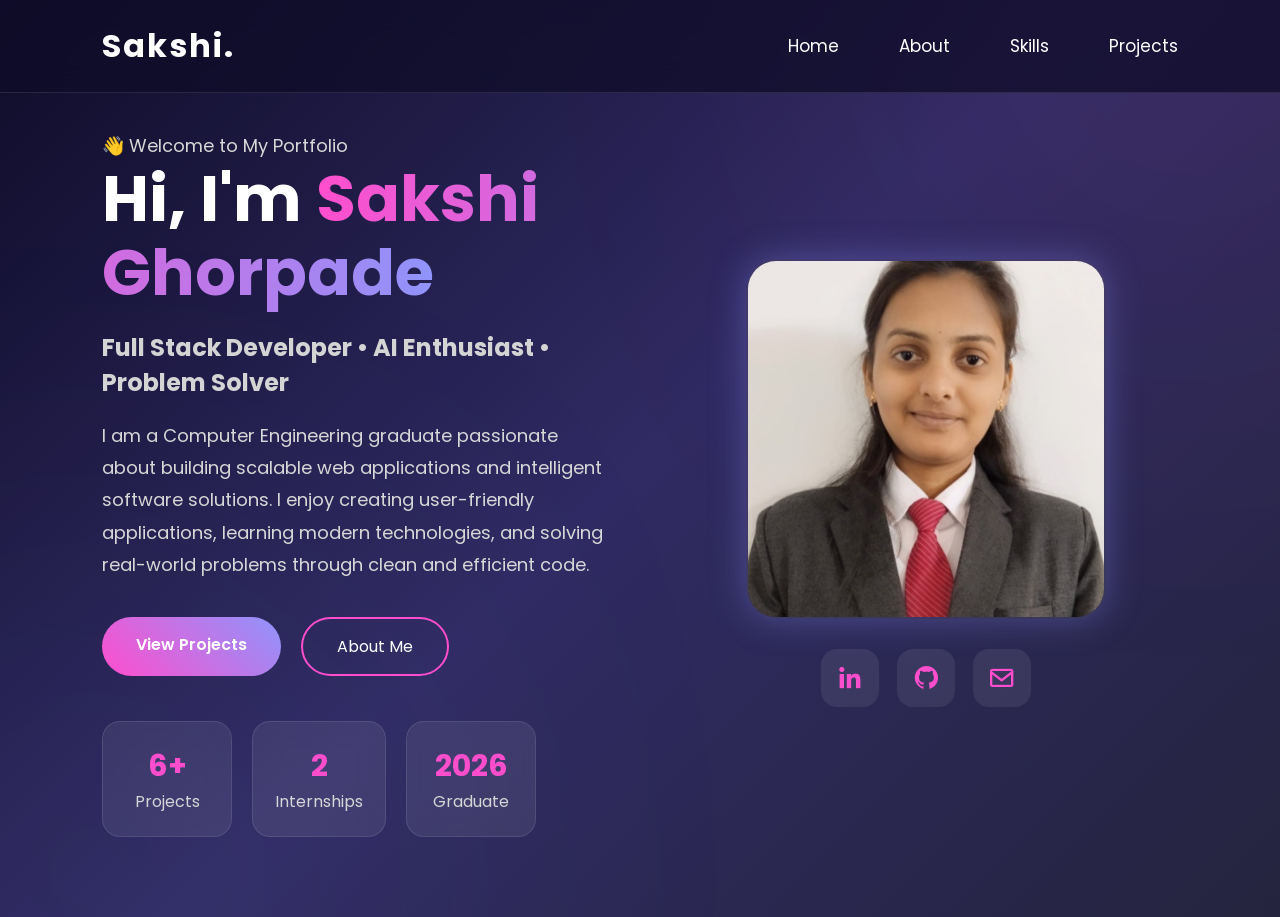
<file: index.html>
<!DOCTYPE html>
<html lang="en">

<head>
    <meta charset="UTF-8">
    <meta name="viewport" content="width=device-width, initial-scale=1.0">
    <title>Sakshi Ghorpade | Portfolio</title>

    <link rel="stylesheet" href="css/style.css">
    <link rel="stylesheet" href="css/i.css">
    <link rel="stylesheet" href="css/nav.css">

    <!-- Boxicons -->
    <link href='https://unpkg.com/boxicons@2.1.4/css/boxicons.min.css' rel='stylesheet'>
</head>

<body>

    <!-- HEADER -->

    <header class="header">

        <div class="logo">
            Sakshi.
        </div>

        <nav class="navbar" id="navbar">
            <a href="index.html">Home</a>
            <a href="about.html">About</a>
            <a href="skills.html">Skills</a>
            <a href="projects.html">Projects</a>
        </nav>

        <div class="menu-icon" id="menu-icon">
            <i class='bx bx-menu'></i>
        </div>

    </header>

    <!-- HERO SECTION -->

    <section class="hero">

        <!-- LEFT SIDE -->

        <div class="hero-left">

            <p class="hero-tag">
                👋 Welcome to My Portfolio
            </p>

            <h1>
                Hi, I'm <span>Sakshi Ghorpade</span>
            </h1>

            <h3>
                Full Stack Developer • AI Enthusiast • Problem Solver
            </h3>

            <p>

                I am a Computer Engineering graduate passionate about
                building scalable web applications and intelligent software
                solutions. I enjoy creating user-friendly applications,
                learning modern technologies, and solving real-world problems
                through clean and efficient code.

            </p>

            <div class="hero-buttons">

                <a href="projects.html" class="btn-primary">
                    View Projects
                </a>

                <a href="about.html" class="btn-secondary">
                    About Me
                </a>

            </div>

            <!-- QUICK STATS -->

            <div class="stats">

                <div class="stat-card">
                    <h2>6+</h2>
                    <span>Projects</span>
                </div>

                <div class="stat-card">
                    <h2>2</h2>
                    <span>Internships</span>
                </div>

                <div class="stat-card">
                    <h2>2026</h2>
                    <span>Graduate</span>
                </div>

            </div>

        </div>

        <!-- RIGHT SIDE -->

        <div class="hero-right">

            <div class="image-box">
                <img src="images/profile.jpeg" alt="Sakshi Ghorpade">
            </div>

            <div class="social-box">

                <a href="https://www.linkedin.com/in/sakshi-ghorpade-6980aa26a" target="_blank">
                    <i class='bx bxl-linkedin'></i>
                </a>

                <a href="https://github.com/ghorpadesakshi" target="_blank">
                    <i class='bx bxl-github'></i>
                </a>

                <a href="mailto:ghorpadesakshi777@gmail.com">
                    <i class='bx bx-envelope'></i>
                </a>

            </div>

        </div>

    </section>

    <!-- MOBILE MENU SCRIPT -->

    <script>
        document.addEventListener("DOMContentLoaded", function () {
            const menuIcon = document.getElementById("menu-icon");
            const navbar = document.getElementById("navbar");

            menuIcon.addEventListener("click", function () {
                navbar.classList.toggle("active");
            });
        });
    </script>

</body>

</html>
</file>
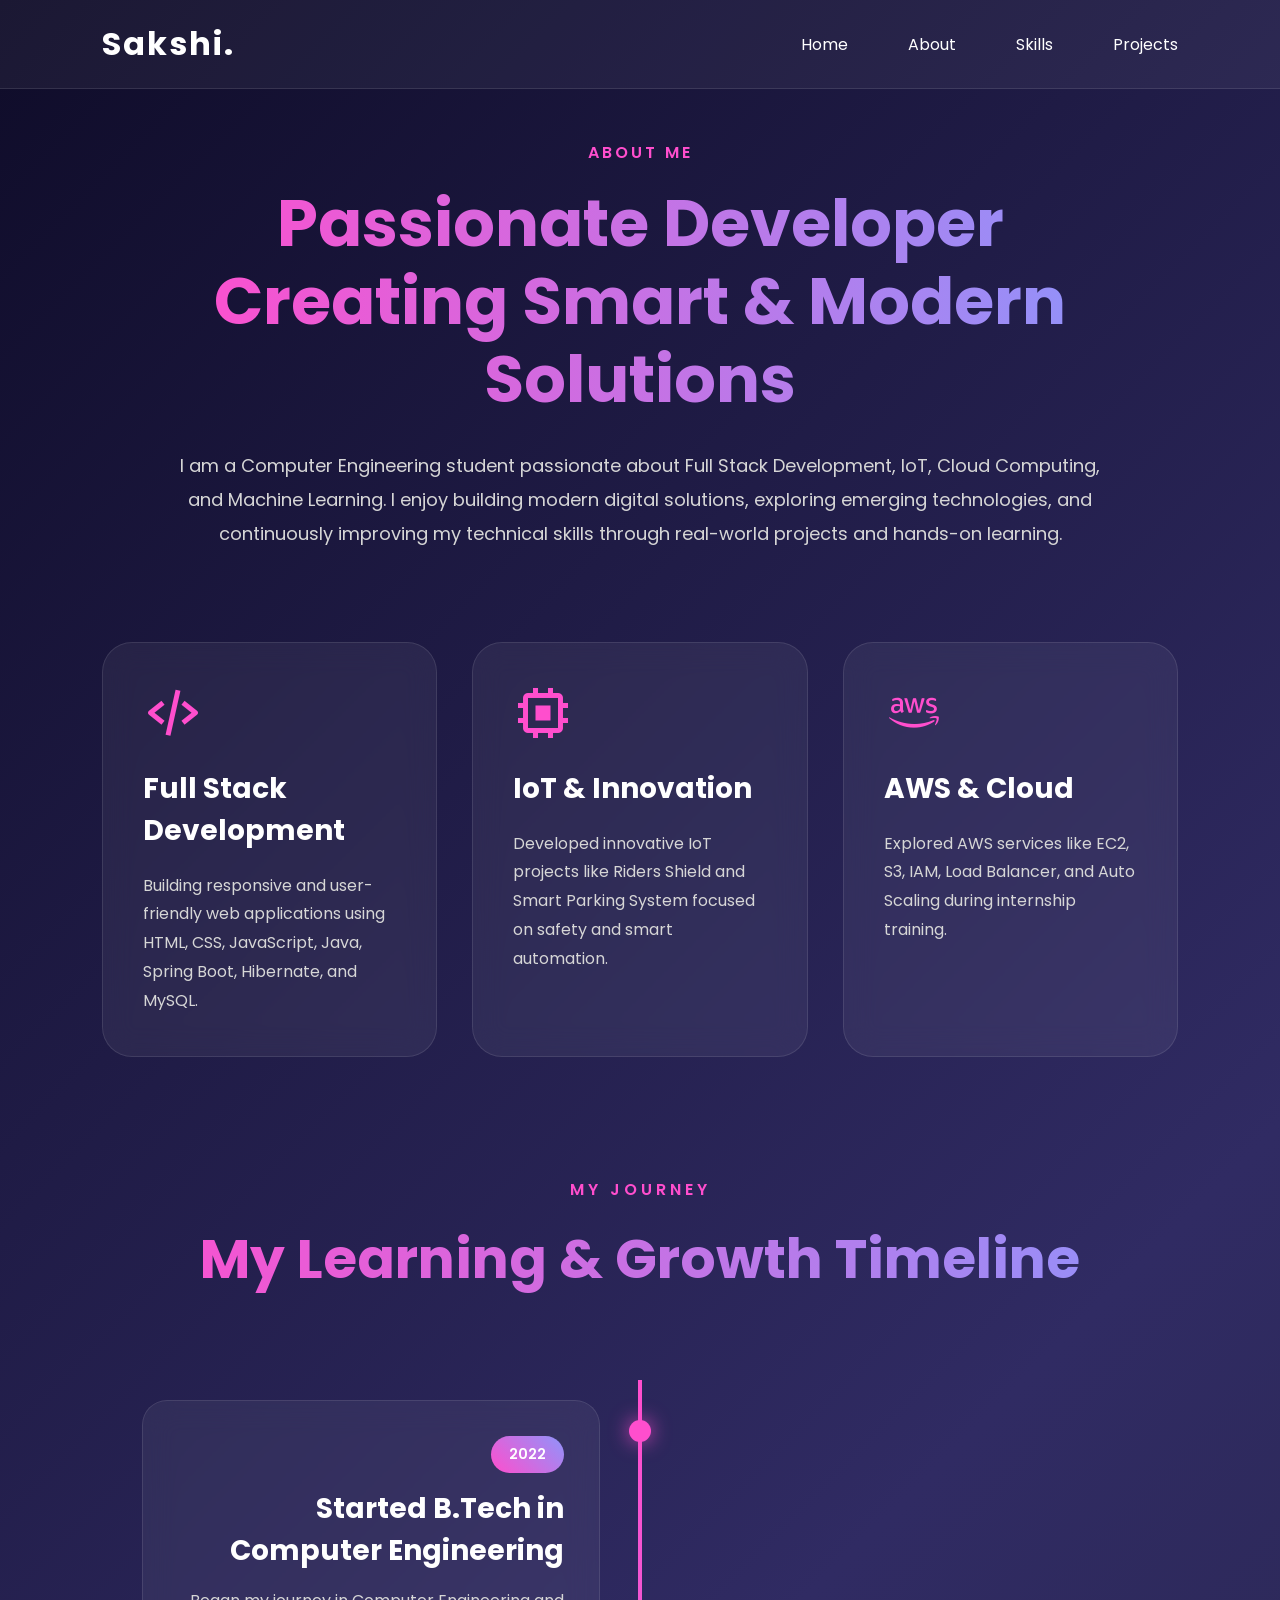
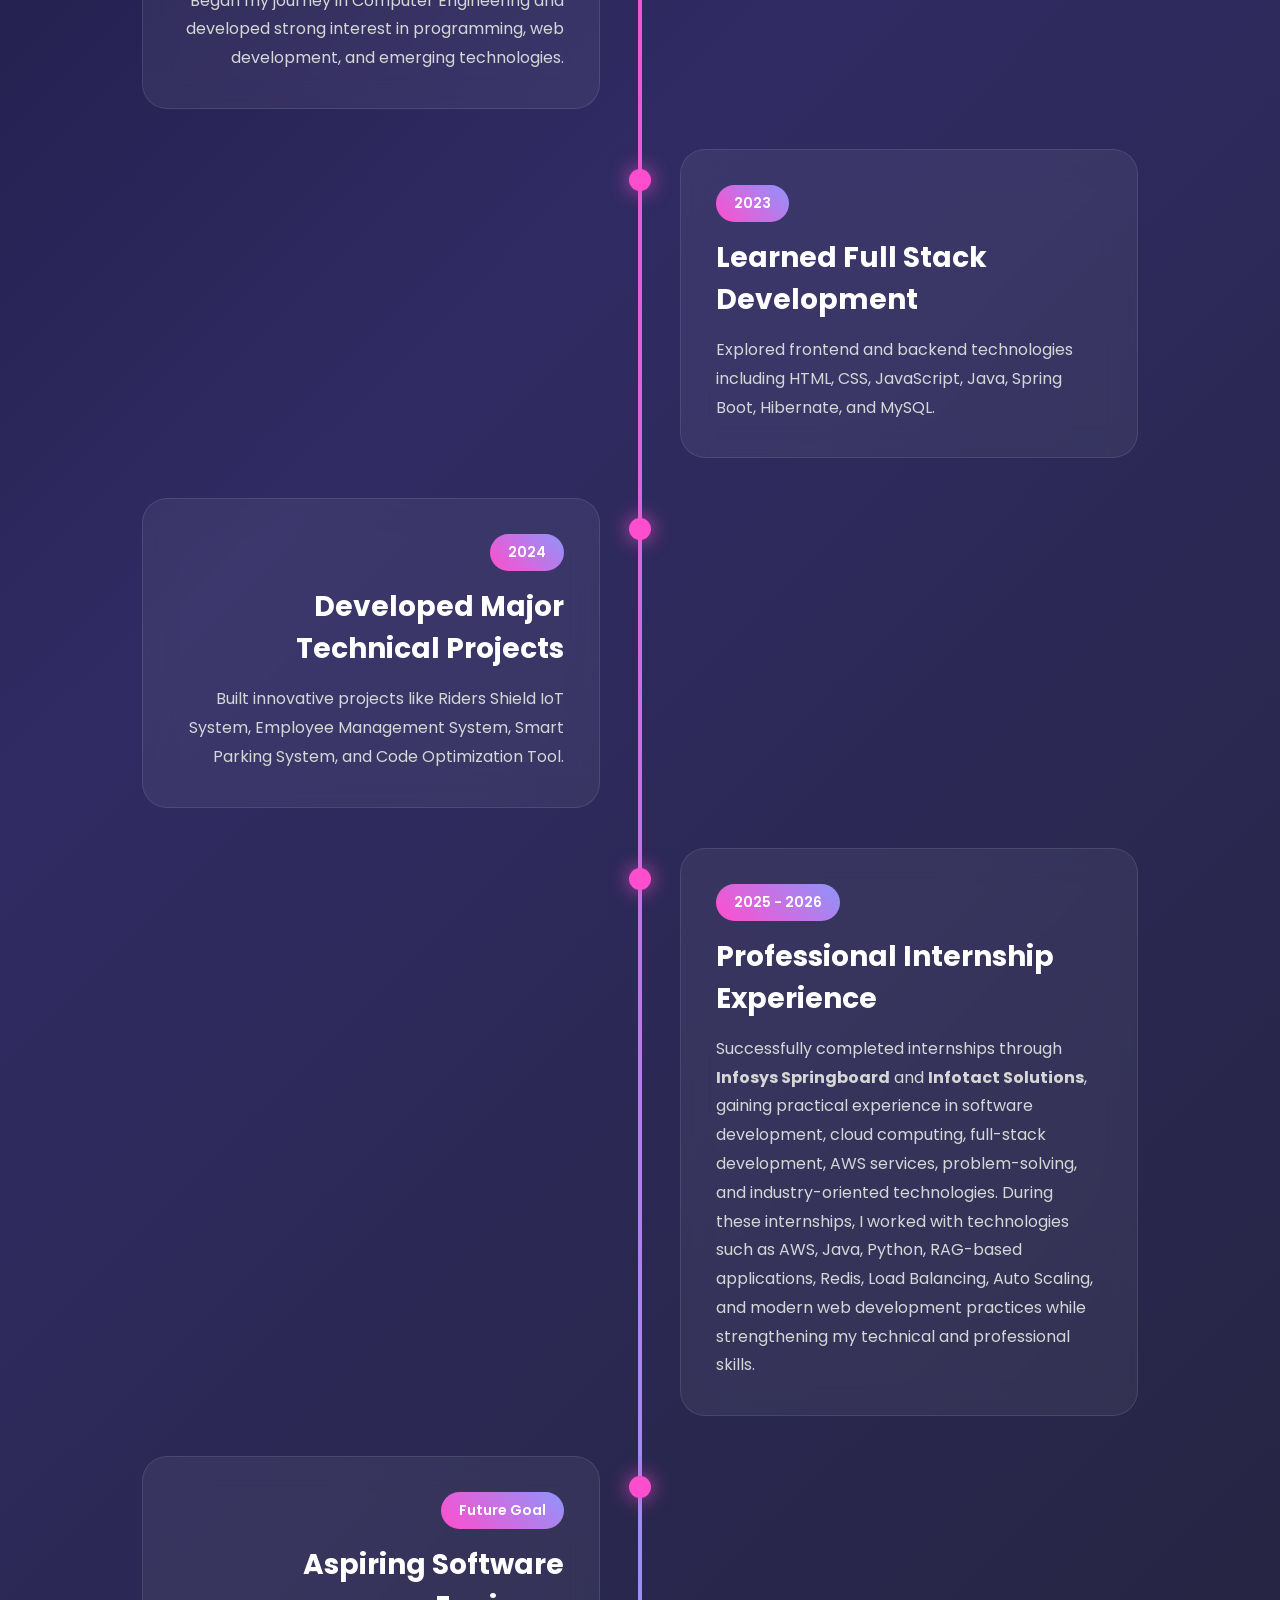
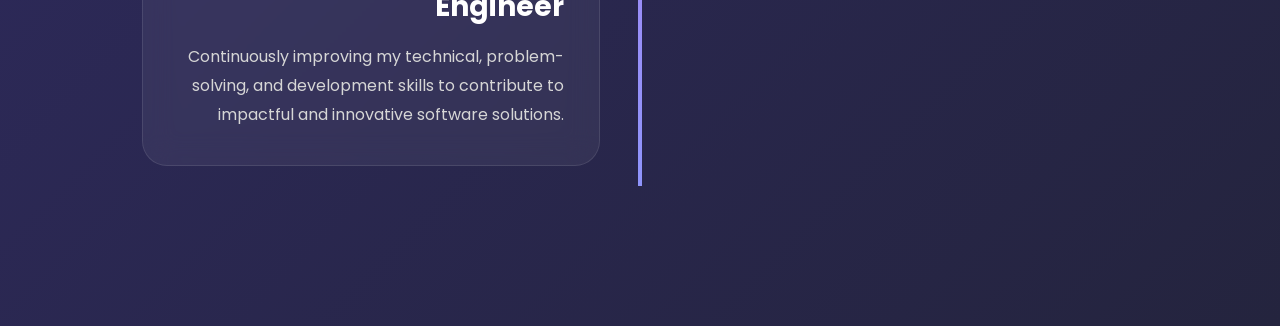
<file: about.html>
<!DOCTYPE html>
<html lang="en">

<head>

    <meta charset="UTF-8">

    <meta name="viewport"
    content="width=device-width, initial-scale=1.0">

    <title>About | Sakshi</title>
    <style>
        /* MODERN ABOUT PAGE */

.modern-about{

    padding:140px 8%;
}

/* TOP SECTION */

.about-top{

    text-align:center;

    max-width:950px;

    margin:auto;
}

.about-tag{

    color:#ff4ecd;

    letter-spacing:3px;

    font-weight:600;

    margin-bottom:20px;
}

.about-top h1{

    font-size:65px;

    line-height:1.2;

    margin-bottom:30px;

    background:linear-gradient(
        to right,
        #ff4ecd,
        #8f94fb
    );

    -webkit-background-clip:text;

    -webkit-text-fill-color:transparent;
}

.about-description{

    color:#d6d6d6;

    font-size:18px;

    line-height:1.9;
}

/* ABOUT CARDS */

.about-cards{

    margin-top:90px;

    display:grid;

    grid-template-columns:
    repeat(auto-fit,minmax(300px,1fr));

    gap:35px;
}

.about-card{

    background:rgba(255,255,255,0.06);

    border:1px solid rgba(255,255,255,0.1);

    backdrop-filter:blur(15px);

    border-radius:30px;

    padding:40px;

    transition:0.4s;
}

.about-card:hover{

    transform:translateY(-12px);

    border:1px solid #ff4ecd;

    box-shadow:
    0 0 25px rgba(255,78,205,0.3);
}

/* ICON */

.about-card i{

    font-size:60px;

    color:#ff4ecd;

    margin-bottom:25px;
}

/* HEADING */

.about-card h2{

    font-size:28px;

    margin-bottom:20px;
}

/* TEXT */

.about-card p{

    color:#d6d6d6;

    line-height:1.8;
}

/* JOURNEY SECTION */

/* JOURNEY SECTION */

.journey-section{

    margin-top:120px;

    position:relative;
}

/* TITLE */

.section-title{

    text-align:center;

    margin-bottom:80px;
}

.section-title p{

    color:#ff4ecd;

    letter-spacing:4px;

    font-weight:600;

    margin-bottom:15px;
}

.section-title h2{

    font-size:55px;

    background:linear-gradient(
        to right,
        #ff4ecd,
        #8f94fb
    );

    -webkit-background-clip:text;

    -webkit-text-fill-color:transparent;
}

/* TIMELINE */

.timeline{

    position:relative;

    max-width:1100px;

    margin:auto;
}

/* CENTER LINE */

.timeline::before{

    content:'';

    position:absolute;

    width:4px;

    height:100%;

    background:linear-gradient(
        to bottom,
        #ff4ecd,
        #8f94fb
    );

    left:50%;

    transform:translateX(-50%);
}

/* ITEM */

.timeline-item{

    width:50%;

    padding:20px 40px;

    position:relative;
}

/* LEFT SIDE */

.timeline-item:nth-child(odd){

    left:0;

    text-align:right;
}

/* RIGHT SIDE */

.timeline-item:nth-child(even){

    left:50%;
}

/* DOT */

.timeline-dot{

    width:22px;

    height:22px;

    background:#ff4ecd;

    border-radius:50%;

    position:absolute;

    top:40px;

    right:-11px;

    box-shadow:
    0 0 20px rgba(255,78,205,0.8);
}

/* RIGHT SIDE DOT */

.timeline-item:nth-child(even) .timeline-dot{

    left:-11px;
}

/* CONTENT */

.timeline-content{

    background:rgba(255,255,255,0.06);

    border:1px solid rgba(255,255,255,0.1);

    backdrop-filter:blur(15px);

    padding:35px;

    border-radius:25px;

    transition:0.4s;
}

/* HOVER */

.timeline-content:hover{

    transform:translateY(-10px);

    border:1px solid #ff4ecd;

    box-shadow:
    0 0 25px rgba(255,78,205,0.3);
}

/* YEAR */

.timeline-year{

    display:inline-block;

    margin-bottom:15px;

    padding:8px 18px;

    border-radius:30px;

    background:linear-gradient(
        45deg,
        #ff4ecd,
        #8f94fb
    );

    font-size:14px;

    font-weight:600;
}

/* HEADING */

.timeline-content h3{

    font-size:28px;

    margin-bottom:15px;

    color:white;
}

/* TEXT */

.timeline-content p{

    color:#d6d6d6;

    line-height:1.8;
}

/* MOBILE */

@media(max-width:900px){

    .timeline::before{

        left:20px;
    }

    .timeline-item{

        width:100%;

        padding-left:70px;

        padding-right:20px;

        text-align:left !important;

        left:0 !important;
    }

    .timeline-dot{

        left:9px !important;
    }

    .section-title h2{

        font-size:40px;
    }
}

/* MOBILE */

@media(max-width:768px){

    .about-top h1{

        font-size:45px;
    }

    .journey-item{

        flex-direction:column;
    }
}
        </style>

    <link rel="stylesheet" href="css/style.css">
     <link rel="stylesheet" href="css/nav.css">


    <!-- BOXICONS -->

    <link href='https://unpkg.com/boxicons@2.1.4/css/boxicons.min.css'
    rel='stylesheet'>

</head>

<body>

<!-- HEADER -->
<header class="header">

    <div class="logo">
        Sakshi.
    </div>

    <nav class="navbar" id="navbar">
        <a href="index.html">Home</a>
        <a href="about.html">About</a>
        <a href="skills.html">Skills</a>
        <a href="projects.html">Projects</a>
        
    </nav>

    <div class="menu-icon" id="menu-icon">
        <i class='bx bx-menu'></i>
    </div>

</header>

<!-- ABOUT SECTION -->

<section class="modern-about">

    <!-- TOP TITLE -->

    <div class="about-top">

        <p class="about-tag">
            ABOUT ME
        </p>

        <h1>
            Passionate Developer <br>
            Creating Smart & Modern Solutions
        </h1>

        <p class="about-description">

            I am a Computer Engineering student passionate about
            Full Stack Development, IoT, Cloud Computing,
            and Machine Learning.

            I enjoy building modern digital solutions,
            exploring emerging technologies,
            and continuously improving my technical skills
            through real-world projects and hands-on learning.

        </p>

    </div>

    <!-- ABOUT CARDS -->

    <div class="about-cards">

        <!-- CARD 1 -->

        <div class="about-card">

            <i class='bx bx-code-alt'></i>

            <h2>
                Full Stack Development
            </h2>

            <p>

                Building responsive and user-friendly
                web applications using HTML, CSS,
                JavaScript, Java, Spring Boot,
                Hibernate, and MySQL.

            </p>

        </div>

        <!-- CARD 2 -->

        <div class="about-card">

            <i class='bx bx-chip'></i>

            <h2>
                IoT & Innovation
            </h2>

            <p>

                Developed innovative IoT projects
                like Riders Shield and Smart Parking System
                focused on safety and smart automation.

            </p>

        </div>

        <!-- CARD 3 -->

        <div class="about-card">

            <i class='bx bxl-aws'></i>

            <h2>
                AWS & Cloud
            </h2>

            <p>

                Explored AWS services like
                EC2, S3, IAM, Load Balancer,
                and Auto Scaling during internship training.

            </p>

        </div>

    </div>

    <!-- TIMELINE STYLE SECTION -->

    <!-- JOURNEY SECTION -->

<div class="journey-section">

    <div class="section-title">

        <p>MY JOURNEY</p>

        <h2>
            My Learning & Growth Timeline
        </h2>

    </div>

    <div class="timeline">

        <!-- TIMELINE ITEM 1 -->

        <div class="timeline-item">

            <div class="timeline-dot"></div>

            <div class="timeline-content">

                <span class="timeline-year">
                    2022
                </span>

                <h3>
                    Started B.Tech in Computer Engineering
                </h3>

                <p>

                    Began my journey in Computer Engineering
                    and developed strong interest in programming,
                    web development, and emerging technologies.

                </p>

            </div>

        </div>

        <!-- TIMELINE ITEM 2 -->

        <div class="timeline-item">

            <div class="timeline-dot"></div>

            <div class="timeline-content">

                <span class="timeline-year">
                    2023
                </span>

                <h3>
                    Learned Full Stack Development
                </h3>

                <p>

                    Explored frontend and backend technologies
                    including HTML, CSS, JavaScript, Java,
                    Spring Boot, Hibernate, and MySQL.

                </p>

            </div>

        </div>

        <!-- TIMELINE ITEM 3 -->

        <div class="timeline-item">

            <div class="timeline-dot"></div>

            <div class="timeline-content">

                <span class="timeline-year">
                    2024
                </span>

                <h3>
                    Developed Major Technical Projects
                </h3>

                <p>

                    Built innovative projects like
                    Riders Shield IoT System,
                    Employee Management System,
                    Smart Parking System,
                    and Code Optimization Tool.

                </p>

            </div>

        </div>

        <!-- TIMELINE ITEM 4 -->

     <div class="timeline-item">

    <div class="timeline-dot"></div>

    <div class="timeline-content">

        <span class="timeline-year">
            2025 - 2026
        </span>

        <h3>
            Professional Internship Experience
        </h3>

        <p>

            Successfully completed internships through
            <strong>Infosys Springboard</strong> and
            <strong>Infotact Solutions</strong>, gaining practical
            experience in software development, cloud computing,
            full-stack development, AWS services, problem-solving,
            and industry-oriented technologies.

            During these internships, I worked with technologies
            such as AWS, Java, Python, RAG-based applications,
            Redis, Load Balancing, Auto Scaling, and modern
            web development practices while strengthening my
            technical and professional skills.

        </p>

    </div>

</div>

        <!-- TIMELINE ITEM 5 -->

        <div class="timeline-item">

            <div class="timeline-dot"></div>

            <div class="timeline-content">

                <span class="timeline-year">
                    Future Goal
                </span>

                <h3>
                    Aspiring Software Engineer
                </h3>

                <p>

                    Continuously improving my technical,
                    problem-solving, and development skills
                    to contribute to impactful
                    and innovative software solutions.

                </p>

            </div>

        </div>

    </div>

</div>
</section>
<script>
document.addEventListener("DOMContentLoaded", function () {
    const menuIcon = document.getElementById("menu-icon");
    const navbar = document.getElementById("navbar");

    menuIcon.addEventListener("click", function () {
        navbar.classList.toggle("active");
    });
});
</script>
</body>

</html>
</file>
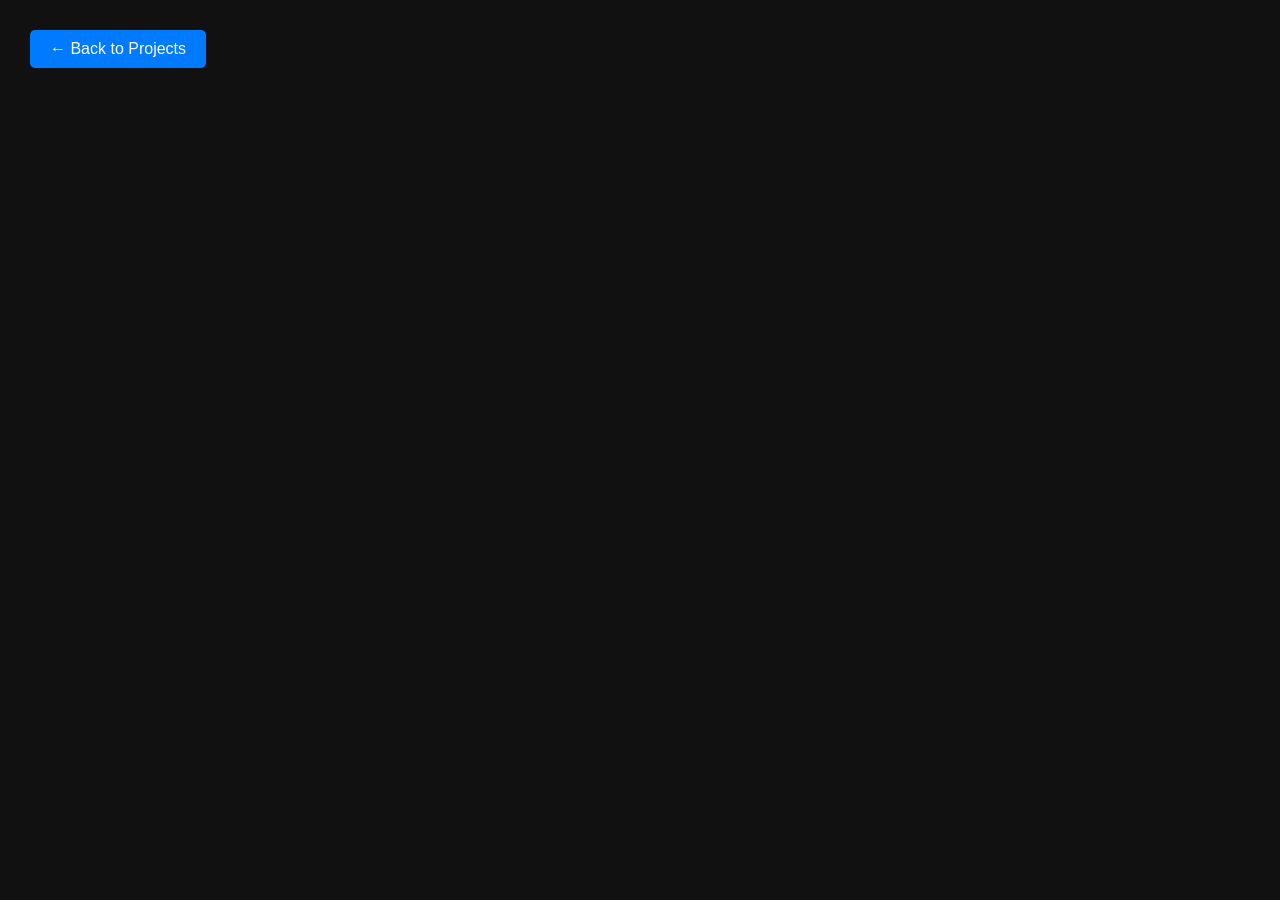
<file: gallery.html>
<!DOCTYPE html>
<html>
<head>
    <meta charset="UTF-8">
    <meta name="viewport" content="width=device-width, initial-scale=1.0">
    <title>Project Gallery</title>

    <style>

        *{
            margin:0;
            padding:0;
            box-sizing:border-box;
            font-family:Arial,sans-serif;
        }

        body{
            background:#111;
            color:white;
            padding:30px;
        }

        h1{
            text-align:center;
            margin-bottom:30px;
        }

        .gallery{
            display:grid;
            grid-template-columns:repeat(auto-fit,minmax(300px,1fr));
            gap:20px;
        }

        .gallery img{
            width:100%;
            border-radius:10px;
            transition:.3s;
            cursor:pointer;
        }

        .gallery img:hover{
            transform:scale(1.03);
        }

        .back-btn{
            display:inline-block;
            margin-bottom:20px;
            text-decoration:none;
            color:white;
            background:#007bff;
            padding:10px 20px;
            border-radius:5px;
        }

    </style>
</head>

<body>

<a href="projects.html" class="back-btn">← Back to Projects</a>

<h1 id="title"></h1>

<div class="gallery" id="gallery"></div>

<script>

const project = new URLSearchParams(window.location.search).get("project");

const galleries = {

    sams:[
        "images/SAMS/1.png",
        "images/SAMS/2.png",
        "images/SAMS/3.png",
        "images/SAMS/4.png",
        "images/SAMS/5.png"
    ],

    ai:[
        "images/AI/1.png",
        "images/AI/2.png",
        "images/AI/3.png",
        "images/AI/4.png",
        "images/AI/5.png"
    ],

    ccms:[
        "images/CCMS/1.png",
        "images/CCMS/2.png",
        "images/CCMS/3.png",
        "images/CCMS/4.png",
        "images/CCMS/5.png"
    ],

    sop:[
        "images/DOC/1.png",
        "images/DOC/2.png",
        "images/DOC/3.png",
         "images/DOC/4.png"
    ],

    buddyboard:[
        "images/BuddyBoard/1.png",
        "images/BuddyBoard/2.png",
        "images/BuddyBoard/3.png",
         "images/BuddyBoard/3.png"
    ],

    riders:[
        "images/Riders/1.png",
        "images/Riders/2.png",
        "images/Riders/3.png",
        "images/Riders/4.png"
    ],

    marketing:[
        "images/Marketing/1.png",
        "images/Marketing/2.png",
        "images/Marketing/3.png",
         "images/Marketing/4.png",
    ]
};

document.getElementById("title").innerText =
project.toUpperCase() + " Screenshots";

const gallery = document.getElementById("gallery");

galleries[project].forEach(img => {

    const image = document.createElement("img");

    image.src = img;

    gallery.appendChild(image);

});

</script>

</body>
</html>
</file>
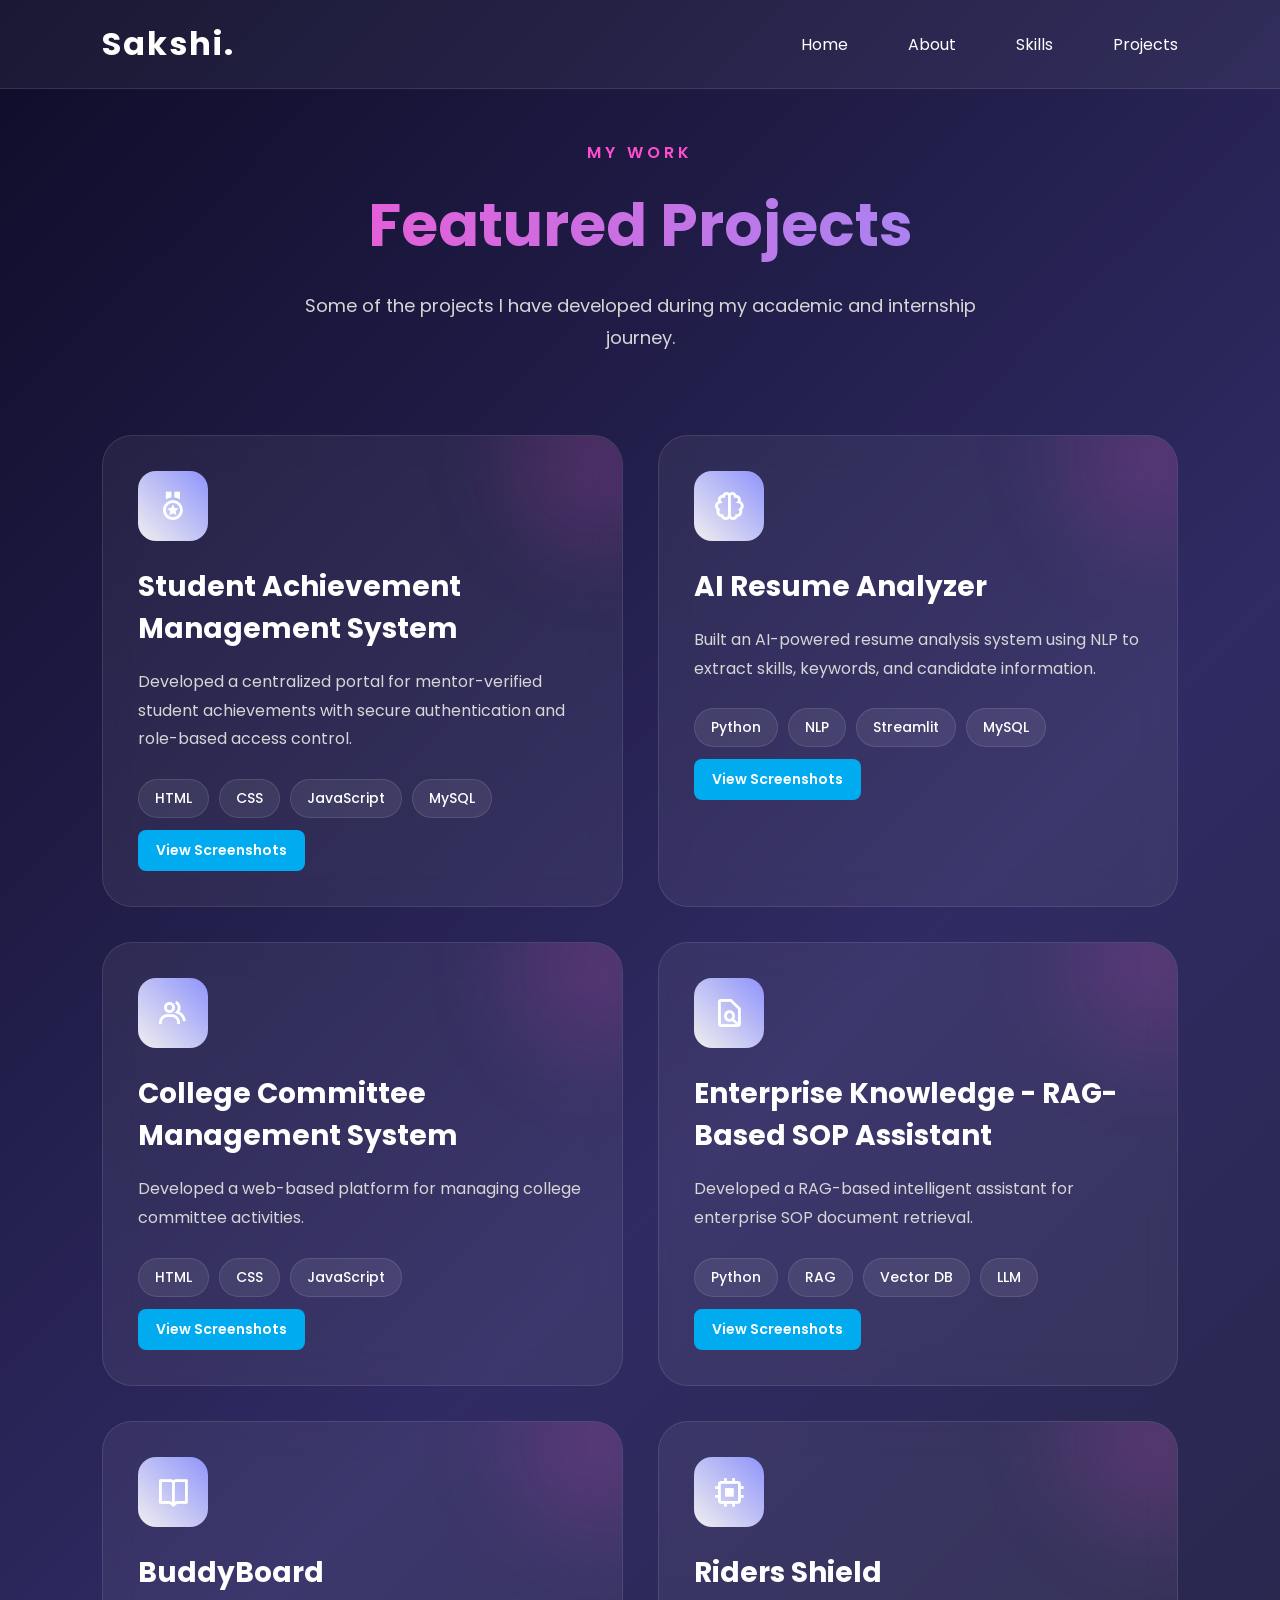
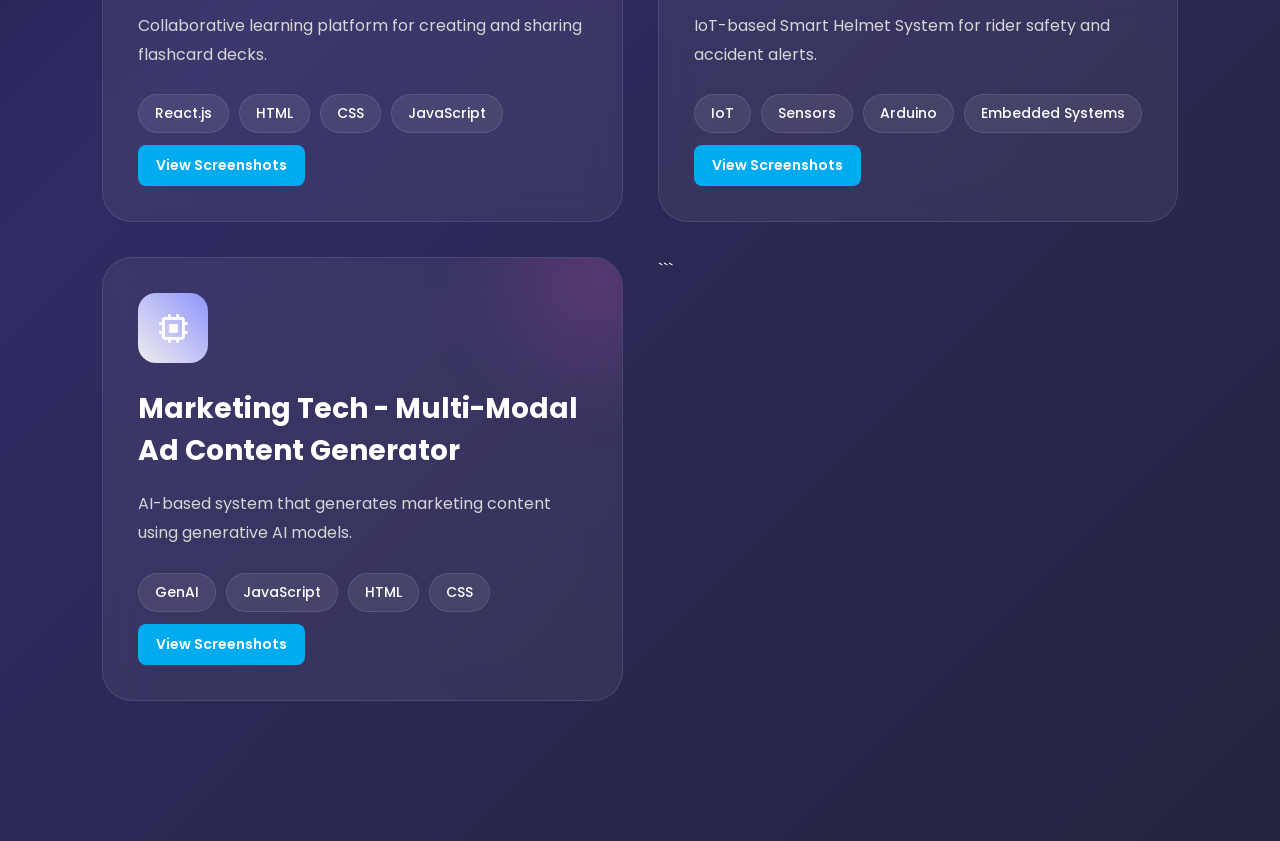
<file: projects.html>
<!DOCTYPE html>
<html>
<head>
     <meta charset="UTF-8">
    <meta name="viewport" content="width=device-width, initial-scale=1.0">
    <title>Projects</title>
    <link rel="stylesheet" href="css/style.css">
     <link rel="stylesheet" href="css/p.css">
      <link rel="stylesheet" href="css/nav.css">
      <link rel="stylesheet" href="css/nav.css">

     <link href='https://unpkg.com/boxicons@2.1.4/css/boxicons.min.css' rel='stylesheet'>
</head>

<body>
<header class="header">

    <div class="logo">
        Sakshi.
    </div>

    <nav class="navbar" id="navbar">
        <a href="index.html">Home</a>
        <a href="about.html">About</a>
        <a href="skills.html">Skills</a>
        <a href="projects.html">Projects</a>
       
    </nav>

    <div class="menu-icon" id="menu-icon">
        <i class='bx bx-menu'></i>
    </div>

</header>
<section class="projects-section">

    <div class="section-title">

        <p>MY WORK</p>

        <h1>Featured Projects</h1>

        <span>
            Some of the projects I have developed during my academic and internship journey.
        </span>

    </div>

    <div class="projects-grid">

   
<!-- PROJECT 1 -->
<div class="project-card">
    <div class="project-icon">
        <i class='bx bx-medal'></i>
    </div>

    <h2>Student Achievement Management System</h2>

    <p>
        Developed a centralized portal for mentor-verified student achievements with secure authentication and role-based access control.
    </p>

    <div class="tech-stack">
        <span>HTML</span>
        <span>CSS</span>
        <span>JavaScript</span>
        <span>MySQL</span>
    </div>

    <a href="gallery.html?project=sams" class="view-btn">
        View Screenshots
    </a>
</div>

<!-- PROJECT 2 -->
<div class="project-card">
    <div class="project-icon">
        <i class='bx bx-brain'></i>
    </div>

    <h2>AI Resume Analyzer</h2>

    <p>
        Built an AI-powered resume analysis system using NLP to extract skills, keywords, and candidate information.
    </p>

    <div class="tech-stack">
        <span>Python</span>
        <span>NLP</span>
        <span>Streamlit</span>
        <span>MySQL</span>
    </div>

    <a href="gallery.html?project=ai" class="view-btn">
        View Screenshots
    </a>
</div>

<!-- PROJECT 3 -->
<div class="project-card">
    <div class="project-icon">
        <i class='bx bx-group'></i>
    </div>

    <h2>College Committee Management System</h2>

    <p>
        Developed a web-based platform for managing college committee activities.
    </p>

    <div class="tech-stack">
        <span>HTML</span>
        <span>CSS</span>
        <span>JavaScript</span>
    </div>

    <a href="gallery.html?project=ccms" class="view-btn">
        View Screenshots
    </a>
</div>

<!-- PROJECT 4 -->
<div class="project-card">
    <div class="project-icon">
        <i class='bx bx-file-find'></i>
    </div>

    <h2>Enterprise Knowledge - RAG-Based SOP Assistant</h2>

    <p>
        Developed a RAG-based intelligent assistant for enterprise SOP document retrieval.
    </p>

    <div class="tech-stack">
        <span>Python</span>
        <span>RAG</span>
        <span>Vector DB</span>
        <span>LLM</span>
    </div>

    <a href="gallery.html?project=sop" class="view-btn">
        View Screenshots
    </a>
</div>

<!-- PROJECT 5 -->
<div class="project-card">
    <div class="project-icon">
        <i class='bx bx-book-open'></i>
    </div>

    <h2>BuddyBoard</h2>

    <p>
        Collaborative learning platform for creating and sharing flashcard decks.
    </p>

    <div class="tech-stack">
        <span>React.js</span>
        <span>HTML</span>
        <span>CSS</span>
        <span>JavaScript</span>
    </div>

    <a href="gallery.html?project=buddyboard" class="view-btn">
        View Screenshots
    </a>
</div>

<!-- PROJECT 6 -->
<div class="project-card">
    <div class="project-icon">
        <i class='bx bx-chip'></i>
    </div>

    <h2>Riders Shield</h2>

    <p>
        IoT-based Smart Helmet System for rider safety and accident alerts.
    </p>

    <div class="tech-stack">
        <span>IoT</span>
        <span>Sensors</span>
        <span>Arduino</span>
        <span>Embedded Systems</span>
    </div>

    <a href="gallery.html?project=riders" class="view-btn">
        View Screenshots
    </a>
</div>

<!-- PROJECT 7 -->
<div class="project-card">
    <div class="project-icon">
        <i class='bx bx-chip'></i>
    </div>

    <h2>Marketing Tech - Multi-Modal Ad Content Generator</h2>

    <p>
        AI-based system that generates marketing content using generative AI models.
    </p>

    <div class="tech-stack">
        <span>GenAI</span>
        <span>JavaScript</span>
        <span>HTML</span>
        <span>CSS</span>
    </div>

    <a href="gallery.html?project=marketing" class="view-btn">
        View Screenshots
    </a>
</div>
```

</div>



</body>
</html>
</file>
<file: css/style.css>
@import url('https://fonts.googleapis.com/css2?family=Poppins:wght@300;400;500;600;700&display=swap');

*{
    margin:0;
    padding:0;
    box-sizing:border-box;
    font-family:'Poppins',sans-serif;
    scroll-behavior:smooth;
}

body{
    background:linear-gradient(
        135deg,
        #0f0c29,
        #302b63,
        #24243e
    );

    color:white;
    overflow-x:hidden;
}

/* HEADER */

header{
    width:100%;
    padding:20px 8%;
    display:flex;
    justify-content:space-between;
    align-items:center;

    position:fixed;
    top:0;
    z-index:1000;
    
    background:rgba(255,255,255,0.05);

    

    border-bottom:1px solid rgba(255,255,255,0.1);
}

.logo{
    font-size:32px;
    font-weight:700;
    color:#fff;
    letter-spacing:2px;
}

nav a{
    color:white;
    text-decoration:none;
    margin-left:30px;
    font-size:16px;
    position:relative;
    transition:0.3s;
}

nav a::after{
    content:'';
    position:absolute;
    width:0%;
    height:2px;
    left:0;
    bottom:-5px;

    background:#ff4ecd;
    transition:0.4s;
}

nav a:hover::after{
    width:100%;
}

nav a:hover{
    color:#ff4ecd;
}

/* HERO SECTION */

.hero{
    min-height:100vh;

    display:flex;
    justify-content:space-between;
    align-items:center;

    padding:120px 8%;
}

.hero-text{
    max-width:600px;
}

.hero-text h1{
    font-size:70px;
    line-height:1.1;

    background:linear-gradient(
        to right,
        #ff4ecd,
        #8f94fb
    );

    -webkit-background-clip:text;
    -webkit-text-fill-color:transparent;
}

.hero-text h3{
    margin:20px 0;
    font-size:28px;
    color:#cfcfff;
}

.hero-text p{
    line-height:1.8;
    color:#d8d8d8;
    margin-bottom:30px;
}

/* BUTTON */

.btn{
    display:inline-block;

    padding:14px 35px;

    background:linear-gradient(
        45deg,
        #ff4ecd,
        #8f94fb
    );

    color:white;
    text-decoration:none;
    border-radius:40px;

    font-weight:600;

    transition:0.4s;

    box-shadow:
    0 0 15px rgba(255,78,205,0.5);
}

.btn:hover{
    transform:translateY(-5px) scale(1.05);

    box-shadow:
    0 0 25px rgba(255,78,205,0.8);
}

/* PROFILE IMAGE */

.hero-image{
    position:relative;
}

.hero-image img{
    width:340px;
    height:340px;

    object-fit:cover;

    border-radius:50%;

    border:5px solid rgba(255,255,255,0.2);

    box-shadow:
    0 0 30px rgba(143,148,251,0.7);

    animation:float 4s ease-in-out infinite;
}

@keyframes float{

    0%{
        transform:translateY(0px);
    }

    50%{
        transform:translateY(-15px);
    }

    100%{
        transform:translateY(0px);
    }
}

/* PAGE SECTION */

.page-section{
    padding:120px 8%;
}

.page-section h1{
    text-align:center;
    font-size:50px;

    margin-bottom:60px;

    background:linear-gradient(
        to right,
        #ff4ecd,
        #8f94fb
    );

    -webkit-background-clip:text;
    -webkit-text-fill-color:transparent;
}

/* GLASS CARDS */

.skills-grid,
.project-grid{
    display:grid;

    grid-template-columns:
    repeat(auto-fit,minmax(280px,1fr));

    gap:30px;
}

.card,
.project-card{

    background:rgba(255,255,255,0.08);

    border:1px solid rgba(255,255,255,0.1);

    backdrop-filter:blur(15px);

    padding:35px;

    border-radius:25px;

    transition:0.5s;

    position:relative;

    overflow:hidden;
}

/* GLOW EFFECT */

.card::before,
.project-card::before{

    content:'';

    position:absolute;

    width:150px;
    height:150px;

    background:rgba(255,78,205,0.3);

    border-radius:50%;

    top:-50px;
    right:-50px;

    filter:blur(40px);
}

/* HOVER */

.card:hover,
.project-card:hover{

    transform:
    translateY(-12px)
    scale(1.03);

    border:1px solid #ff4ecd;

    box-shadow:
    0 0 25px rgba(255,78,205,0.4);
}

/* PROJECT IMAGE */

.project-card img{
    width:100%;
    height:220px;

    object-fit:cover;

    border-radius:20px;

    margin-bottom:20px;
}

.project-card h2{
    margin-bottom:15px;
    color:#fff;
}

.project-card p{
    color:#d6d6d6;
    line-height:1.7;
}

/* CONTACT FORM */

.contact-form{
    max-width:700px;
    margin:auto;

    display:flex;
    flex-direction:column;
    gap:25px;
}

.contact-form input,
.contact-form textarea{

    background:
    rgba(255,255,255,0.08);

    border:1px solid rgba(255,255,255,0.1);

    padding:18px;

    border-radius:15px;

    color:white;

    outline:none;

    backdrop-filter:blur(10px);

    font-size:16px;
}

.contact-form textarea{
    min-height:180px;
}

.contact-form button{
    border:none;
    cursor:pointer;
}

/* RESPONSIVE */

@media(max-width:900px){

    .hero{
        flex-direction:column-reverse;
        text-align:center;
    }

    .hero-text h1{
        font-size:50px;
    }

    .hero-image img{
        width:260px;
        height:260px;
        margin-bottom:40px;
    }

    
}
/* RIGHT SIDE */

.right-section{

    display:flex;

    flex-direction:column;

    align-items:center;

    gap:40px;
}

/* CONTACT ROW BELOW IMAGE */

.contact-row{

    display:flex;

    flex-direction:column;

    gap:20px;

    width:100%;
}

/* CONTACT ITEMS */

.contact-item{

    display:flex;

    align-items:center;

    gap:15px;

    padding:15px 25px;

    background:rgba(255,255,255,0.08);

    border:1px solid rgba(255,255,255,0.1);

    border-radius:50px;

    backdrop-filter:blur(10px);

    transition:0.4s;

    min-width:360px;
}

.contact-item:hover{

    transform:translateY(-5px);

    border:1px solid #ff4ecd;

    box-shadow:
    0 0 20px rgba(255,78,205,0.4);
}

/* ICON */

.contact-item i{

    color:#ff4ecd;

    font-size:24px;
}

/* TEXT */

.contact-item span{

    color:white;

    font-size:16px;
}
</file>
<file: css/i.css>
@import url('https://fonts.googleapis.com/css2?family=Poppins:wght@300;400;500;600;700&display=swap');

/* =========================
   GLOBAL
========================= */

*{
    margin:0;
    padding:0;
    box-sizing:border-box;
    font-family:'Poppins',sans-serif;
}

body{

    background:linear-gradient(
        135deg,
        #0f0c29,
        #302b63,
        #24243e
    );

    color:#ffffff;
    overflow-x:hidden;
    min-height:100vh;
}

/* Background Glow */

body::before{

    content:'';

    position:fixed;

    width:420px;
    height:420px;

    background:#ff4ecd;

    border-radius:50%;

    filter:blur(220px);

    top:-180px;
    right:-120px;

    opacity:0.18;

    z-index:-1;
}

body::after{

    content:'';

    position:fixed;

    width:420px;
    height:420px;

    background:#8f94fb;

    border-radius:50%;

    filter:blur(220px);

    bottom:-180px;
    left:-120px;

    opacity:0.18;

    z-index:-1;
}

/* =========================
   HEADER
========================= */

.header{

    width:100%;

    position:fixed;

    top:0;
    left:0;

    padding:22px 8%;

    display:flex;

    justify-content:space-between;

    align-items:center;

    background:rgba(15,12,41,0.75);

    backdrop-filter:blur(15px);

    z-index:1000;
}

.logo{

    font-size:32px;

    font-weight:700;

    color:#ffffff;
}

.navbar{

    display:flex;

    gap:35px;
}

.navbar a{

    color:#ffffff;

    text-decoration:none;

    font-size:17px;

    transition:0.3s;
}

.navbar a:hover{

    color:#ff4ecd;
}

/* =========================
   HERO
========================= */

.hero{

    min-height:100vh;

    display:flex;

    justify-content:space-between;

    align-items:center;

    gap:70px;

    padding:130px 8% 80px;
}

/* LEFT */

.hero-left{

    flex:1;
}

.hero-left h1{

    font-size:64px;

    line-height:1.15;

    margin-bottom:20px;
}

.hero-left h1 span{

    background:linear-gradient(
        90deg,
        #ff4ecd,
        #8f94fb
    );

    -webkit-background-clip:text;
    -webkit-text-fill-color:transparent;
}

.hero-left h3{

    font-size:24px;

    color:#d4d4d4;

    margin-bottom:20px;
}

.hero-left p{

    font-size:18px;

    color:#d7d7d7;

    line-height:1.8;

    max-width:650px;
}

/* =========================
   BUTTONS
========================= */

.hero-buttons{

    display:flex;

    gap:20px;

    margin-top:35px;

    flex-wrap:wrap;
}

.btn-primary{

    text-decoration:none;

    padding:15px 34px;

    border-radius:50px;

    background:linear-gradient(
        45deg,
        #ff4ecd,
        #8f94fb
    );

    color:#ffffff;

    font-weight:600;

    transition:.3s;
}

.btn-primary:hover{

    transform:translateY(-5px);

    box-shadow:0 0 25px rgba(255,78,205,.4);
}

.btn-secondary{

    text-decoration:none;

    padding:15px 34px;

    border-radius:50px;

    border:2px solid #ff4ecd;

    color:#ffffff;

    transition:.3s;
}

.btn-secondary:hover{

    background:#ff4ecd;
}

/* =========================
   STATS
========================= */

.stats{

    display:flex;

    gap:20px;

    margin-top:45px;

    flex-wrap:wrap;
}

.stat-card{

    background:rgba(255,255,255,.08);

    backdrop-filter:blur(12px);

    border:1px solid rgba(255,255,255,.1);

    border-radius:18px;

    padding:22px;

    min-width:130px;

    text-align:center;

    transition:.3s;
}

.stat-card:hover{

    transform:translateY(-8px);
}

.stat-card h2{

    color:#ff4ecd;

    font-size:30px;
}

.stat-card span{

    color:#d6d6d6;
}

/* =========================
   RIGHT
========================= */

.hero-right{

    flex:1;

    display:flex;

    flex-direction:column;

    align-items:center;
}

.image-box{

    width:360px;

    height:360px;

    overflow:hidden;

    border-radius:30px;

    border:2px solid rgba(255,255,255,.08);

    box-shadow:0 0 35px rgba(143,148,251,.35);

    transition:.4s;
}

.image-box:hover{

    transform:scale(1.03);
}

.image-box img{

    width:100%;

    height:100%;

    object-fit:cover;
}

/* =========================
   SOCIAL ICONS
========================= */

.social-box{

    display:flex;

    gap:18px;

    margin-top:30px;
}

.social-box a{

    width:58px;

    height:58px;

    display:flex;

    justify-content:center;

    align-items:center;

    text-decoration:none;

    border-radius:16px;

    background:rgba(255,255,255,.08);

    color:#ff4ecd;

    font-size:28px;

    transition:.3s;
}

.social-box a:hover{

    background:#ff4ecd;

    color:#ffffff;

    transform:translateY(-6px);
}

/* =========================
   MOBILE
========================= */

@media(max-width:992px){

    .hero{

        flex-direction:column-reverse;

        text-align:center;

        padding-top:120px;
    }

    .hero-left h1{

        font-size:46px;
    }

    .hero-left h3{

        font-size:20px;
    }

    .hero-left p{

        font-size:16px;

        margin:auto;
    }

    .hero-buttons{

        justify-content:center;
    }

    .stats{

        justify-content:center;
    }

    .image-box{

        width:280px;

        height:280px;
    }
}
</file>
<file: css/nav.css>
/* Desktop */
.menu-icon {
    display: none;
    font-size: 32px;
    color: white;
    cursor: pointer;
}

.navbar {
    display: flex;
    gap: 30px;
}

/* Mobile */
@media screen and (max-width: 768px) {

    .menu-icon {
        display: block;
    }

    .navbar {
        display: none;
        position: absolute;
        top: 75px;
        left: 0;
        width: 100%;
        background: #141428;
        flex-direction: column;
        align-items: center;
        padding: 20px 0;
        z-index: 999;
    }

    .navbar.active {
        display: flex !important;
    }

    .navbar a {
        margin: 10px 0;
        display: block;
        width: 100%;
        text-align: center;
    }
}
</file>
<file: css/p.css>
/* =========================
   PROJECTS SECTION
========================= */

.projects-section{

    padding:140px 8%;
}

/* SECTION TITLE */

.section-title{

    text-align:center;

    margin-bottom:80px;
}

.section-title p{

    color:#ff4ecd;

    letter-spacing:4px;

    font-weight:600;

    margin-bottom:15px;
}

.section-title h1{

    font-size:60px;

    margin-bottom:20px;

    background:linear-gradient(
        to right,
        #ff4ecd,
        #8f94fb
    );

    -webkit-background-clip:text;
    -webkit-text-fill-color:transparent;
}

.section-title span{

    color:#d6d6d6;

    font-size:18px;

    max-width:700px;

    display:block;

    margin:auto;

    line-height:1.8;
}

/* PROJECT GRID */

.projects-grid{

    display:grid;

    grid-template-columns:
    repeat(auto-fit,minmax(350px,1fr));

    gap:35px;
}

/* PROJECT CARD */

.project-card{

    background:rgba(255,255,255,0.06);

    border:1px solid rgba(255,255,255,0.1);

    backdrop-filter:blur(15px);

    border-radius:30px;

    padding:35px;

    transition:0.4s;

    position:relative;

    overflow:hidden;
}

/* GLOW EFFECT */

.project-card::before{

    content:'';

    position:absolute;

    width:180px;

    height:180px;

    background:rgba(255,78,205,0.15);

    border-radius:50%;

    top:-70px;

    right:-70px;

    filter:blur(45px);
}

/* HOVER */

.project-card:hover{

    transform:
    translateY(-12px)
    scale(1.02);

    border:1px solid #ff4ecd;

    box-shadow:
    0 0 30px rgba(255,78,205,0.3);
}

/* ICON */

.project-icon{

    width:70px;

    height:70px;

    display:flex;

    justify-content:center;

    align-items:center;

    border-radius:18px;

    background:linear-gradient(
        45deg,
        #f0eeef,
        #8f94fb
    );

    margin-bottom:25px;
}

.project-icon i{

    font-size:34px;

    color:white;
}

/* TITLE */

.project-card h2{

    font-size:28px;

    margin-bottom:18px;

    color:white;
}

/* DESCRIPTION */

.project-card p{

    color:#d6d6d6;

    line-height:1.8;

    margin-bottom:25px;
}

/* TECH STACK */

.tech-stack{

    display:flex;

    flex-wrap:wrap;

    gap:10px;
}

.tech-stack span{

    padding:8px 16px;

    border-radius:30px;

    font-size:14px;

    font-weight:500;

    background:rgba(255,255,255,0.08);

    border:1px solid rgba(255,255,255,0.1);

    color:white;

    transition:0.3s;
}

.tech-stack span:hover{

    background:linear-gradient(
        45deg,
        #ff4ecd,
        #8f94fb
    );

    transform:scale(1.05);
}

/* MOBILE */

@media(max-width:768px){

    .section-title h1{

        font-size:42px;
    }

    .projects-grid{

        grid-template-columns:1fr;
    }

    .project-card{

        padding:25px;
    }

    .project-card h2{

        font-size:22px;
    }
}
.gallery-popup{
    display:none;
    position:fixed;
    top:0;
    left:0;
    width:100%;
    height:100%;
    background:rgba(0,0,0,0.9);
    z-index:9999;
    overflow-y:auto;
    padding:40px;
}

.gallery-images{
    display:flex;
    flex-wrap:wrap;
    justify-content:center;
    gap:20px;
}

.gallery-images img{
    width:350px;
    max-width:100%;
    border-radius:10px;
}

.close-btn{
    position:absolute;
    top:20px;
    right:30px;
    font-size:40px;
    color:white;
    cursor:pointer;
}
.project-image{
    width:100%;
    margin-top:15px;
    border-radius:12px;
    border:1px solid #ddd;
    object-fit:cover;
}

.view-btn{
    display:inline-block;
    margin-top:12px;
    padding:10px 18px;
    background:#00abf0;
    color:white;
    text-decoration:none;
    border-radius:8px;
    font-size:14px;
    font-weight:600;
    transition:0.3s;
}

.view-btn:hover{
    background:#0086c0;
    transform:translateY(-2px);
}
</file>
